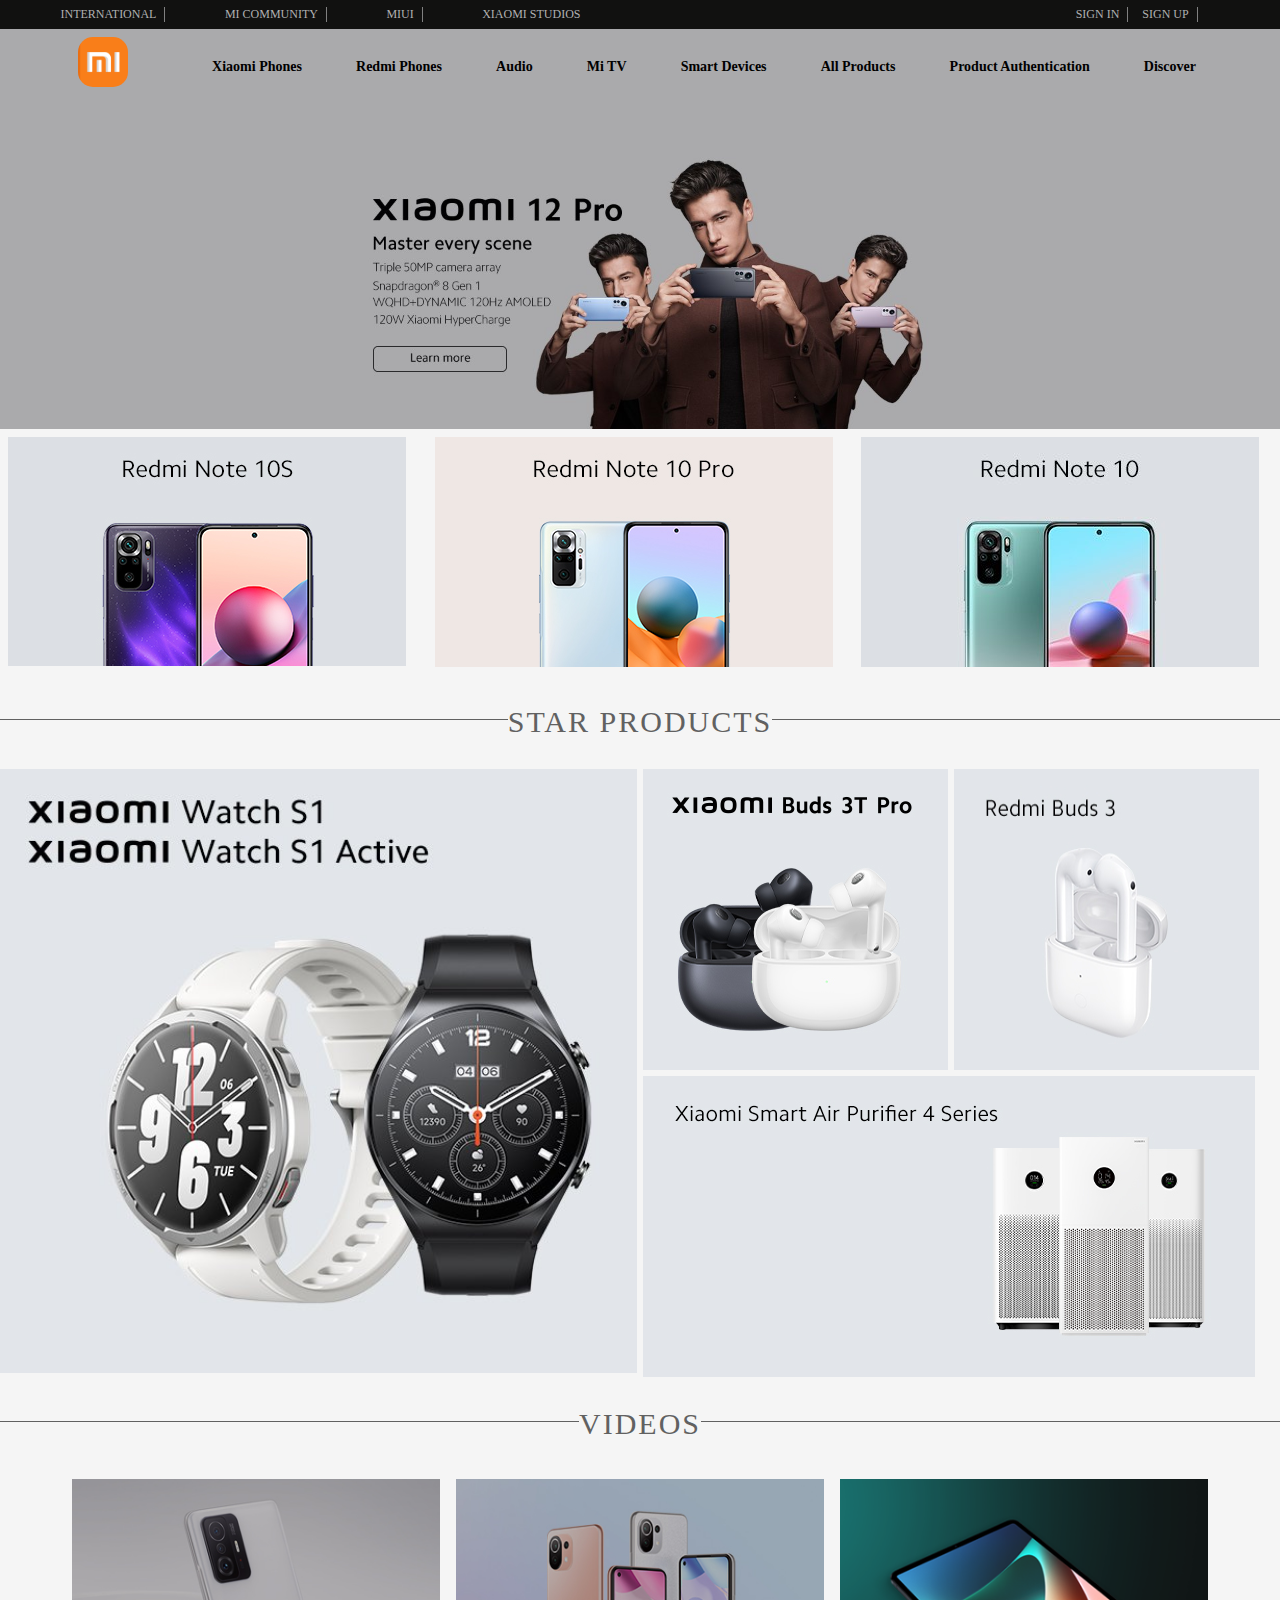
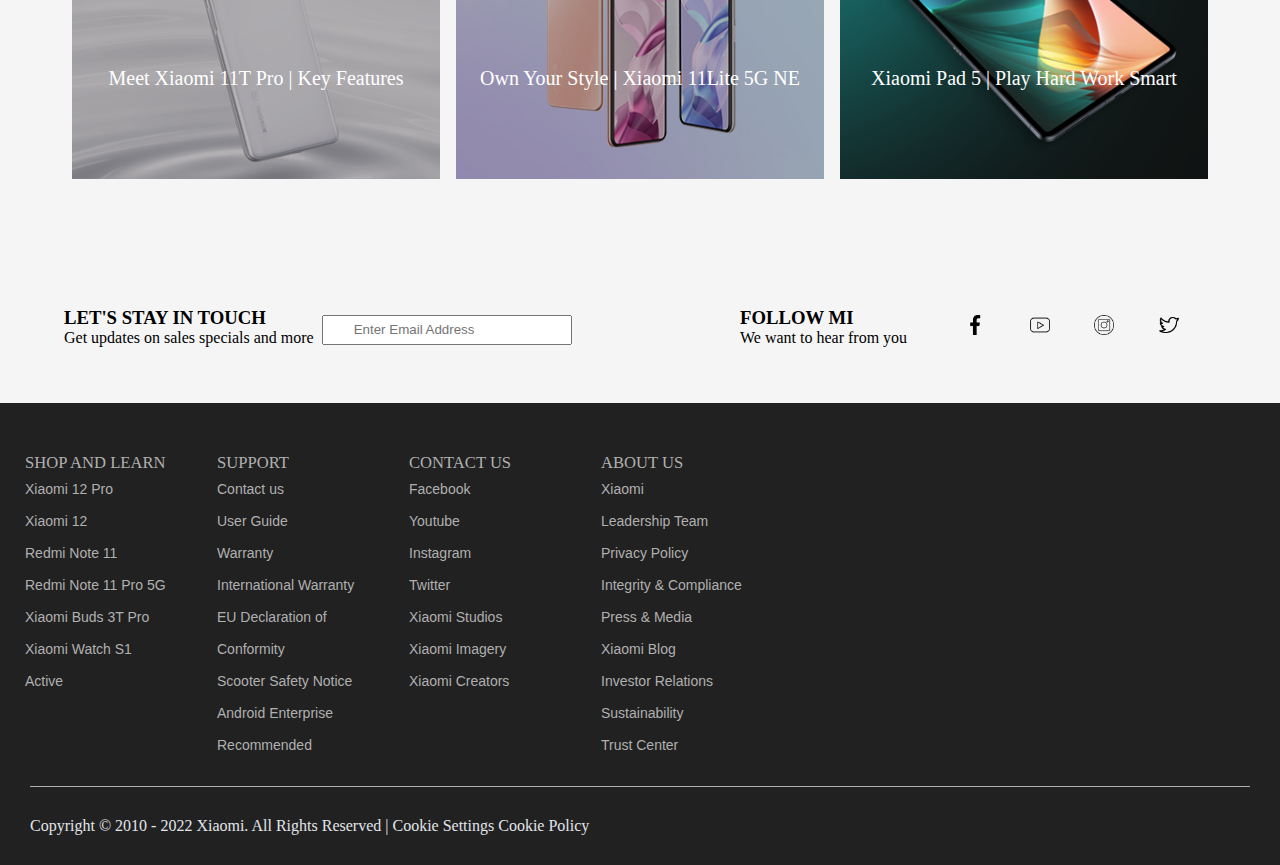
<file: index.html>
<!DOCTYPE html>
    <head>
        <title>Xiaomi Global | Official Website | Mi.com - Mi Global Home</title>
        <link rel="stylesheet" href="./CSS/style.css">
    </head>
<body>
    <nav class="navigation">
        <div class="section1">    
            <ul class="first-list">
                <div class="sign-in"><a href=""> <li>INTERNATIONAL </li></a></div>
                <div class="sign-in"><a href=""> <li>MI COMMUNITY</li></a></div>
                <div class="sign-in"><a href=""> <li>MIUI</li></a></div>
                <div class="sign-in diff"><a href=""> <li>XIAOMI STUDIOS</li></a></div>
            </ul>    
        </div>   
        <div class="section2">    
            <ul class="second-list">
              <a href=""> <div class="sign-in"> <li>SIGN IN</li></div></a>
              <a href=""> <div class="sign-in"><li>SIGN UP</li></div></a>
            </ul>    
        </div>  

    </nav>
<nav class="navigation2">
    <div class="banner-logo">
        <img src="./Images/xiaomi.png" alt="Logo" class="logo">
    </div>
    <div class="banner-text" >
        <ul class="banner-links">
            <a href="" class="nav2link"><li>Xiaomi Phones</li></a>
            <a href="" class="nav2link"><li>Redmi Phones</li></a>
            <a href="" class="nav2link"><li>Audio</li></a>
            <a href="" class="nav2link"><li>Mi TV</li></a>
            <a href="" class="nav2link"><li>Smart Devices</li></a>
            <a href="" class="nav2link"><li>All Products</li></a>
            <a href="" class="nav2link"><li>Product Authentication</li></a>
            <a href="" class="nav2link"><li>Discover</li></a>
           
                   
        </ul>
    </div>
    

</nav>


<div class="models">
    <div class="note-10s notes">
        <img src="./Images/purplecolor.jpg" alt="">
    </div>
    <div class="note-10-pro notes">
        <img src="./Images/RN-10pro-small-banner-new.jpg" alt="">
    </div>
    <div class="note-10 notes">
        <img src="./Images/RN-10-small-banner-new.jpg" alt="">
    </div>
</div>

<div class="star">
    <span class="horizontal-line"></span>    
    <h2 class="star-heading">STAR PRODUCTS</h2>
    <span class="horizontal-line"></span>
</div>

<div class="watch-bud-section">
    <div class="watch-section">
        <img src="./Images/watch-s1-s1active.jpg" alt="Watch Logo" class="watch-logo">
    </div>
    <div class="buds-section">
        
        <div class="buds-3t">
            <img src="./Images/buds-3t-pro.jpg" alt="" class="buds-3t-img">
        </div>
        <div class="redmi-buds"></div>
            <img src="./Images/Redmi-Buds-3.jpg" alt="" class="redmi-buds-img">
        <div class="purifier">
            <img src="./Images/StarPro4-Purifier-4Series.jpg" alt="" class="p">
        </div>
    </div>
</div>

<div class="star">
    <span class="horizontal-line"></span>    
    <h2 class="star-heading"> VIDEOS </h2>
    <span class="horizontal-line"></span>
</div>
    
<div class="phone-tab">
    <div class="X11t phone">
        <p class="bottom-text">Meet Xiaomi 11T Pro | Key Features</p>
    </div>
    <div class="lite5 phone">
        <p class="bottom-text">Own Your Style | Xiaomi 11Lite 5G NE</p>
    </div>
    <div class="pad5 phone">
        <p class="bottom-text">Xiaomi Pad 5 | Play Hard Work Smart</p>
    </div>
</div>

<div class="before-footer">
    <div class="stay-in-touch">
        
        <div>
            <h3>LET'S STAY IN TOUCH</h3>
            <P>Get updates on sales specials and more</P>
        </div>
        <div>
            <input type="text" placeholder="Enter Email Address" class="input">
        </div>
    </div>
    <div class="follow">
        <div class="follow-text">  
            <h3>FOLLOW MI</h3>
            <P>We want to hear from you</P>
        </div>
        <div class="images">
            <img src="./Images/facebook.png" alt="" class="icon">
            <img src="./Images/youtube.png" alt="" class="icon">
            <img src="./Images/instagram.png" alt="" class="icon">
            <img src="./Images/twitter.png" alt="" class="icon">
        </div>
    </div>
    
</div>

<div class="footer">
    <div class="foot shop">
        <H5>SHOP AND LEARN</H5>
        <ul >
            <a href=""class="foot-text"><li>Xiaomi 12 Pro</li></a>
            <a href=""class="foot-text"><li>Xiaomi 12</li></a>
            <a href=""class="foot-text"><li>Redmi Note 11</li></a>
            <a href=""class="foot-text"><li>Redmi Note 11 Pro 5G</li></a>
            <a href=""class="foot-text"><li>Xiaomi Buds 3T Pro</li></a>
            <a href=""class="foot-text"><li>Xiaomi Watch S1 Active</li></a>
        </ul>
    </div>
    <div class="foot support">
        <H5>SUPPORT</H5>
        <ul>
            <a href=""class="foot-text"><li>Contact us</li></a>
            <a href=""class="foot-text"><li>User Guide</li></a>
            <a href=""class="foot-text"><li>Warranty</li></a>
            <a href=""class="foot-text"><li>International Warranty</li></a>
            <a href=""class="foot-text"><li>EU Declaration of Conformity</li></a>
            <a href=""class="foot-text"><li>Scooter Safety Notice</li></a>
            <a href=""class="foot-text"><li>Android Enterprise</li></a>
            <a href=""class="foot-text"><li>Recommended</li></a>
        </ul>
    </div>
    <div class="foot contact">
        <H5>CONTACT US</H5>
        <a href=""class="foot-text"><li>Facebook</li></a>
        <a href=""class="foot-text"><li>Youtube</li></a>
        <a href=""class="foot-text"><li>Instagram</li></a>
        <a href=""class="foot-text"><li>Twitter</li></a>
        <a href=""class="foot-text"><li>Xiaomi Studios</li></a>
        <a href=""class="foot-text"><li>Xiaomi Imagery</li></a>
        <a href=""class="foot-text"><li>Xiaomi Creators</li></a>
    </div>
    <div class="foot about">
        <H5>ABOUT US</H5>
        <a href=""class="foot-text"><li>Xiaomi</li></a>
        <a href=""class="foot-text"><li></li></a>
        <a href=""class="foot-text"><li></li>Leadership Team</a>
        <a href=""class="foot-text"><li>Privacy Policy</li></a>
        <a href=""class="foot-text"><li>Integrity & Compliance</li></a>
        <a href=""class="foot-text"><li>Press & Media</li></a>
        <a href=""class="foot-text"><li>Xiaomi Blog</li></a>
        <a href=""class="foot-text"><li> Investor Relations</li></a>
        <a href=""class="foot-text"><li>Sustainability</li></a>
        <a href=""class="foot-text"><li>Trust Center</li></a>

    </div>
    <div class="empty">
        
    </div>
    
</div>
<div class="hr">

</div>
<div class="copyright">
    <p class="copy-text">Copyright &copy; 2010 - 2022 Xiaomi. All Rights Reserved | Cookie Settings Cookie Policy</p>
</div>


</body>
</html>
</file>
<file: CSS/style.css>
*{
    margin: 0; 
    padding: 0;
    box-sizing: border-box
}
body{
    background-color: #F5F5F5;
}
ul{
  list-style-type: none; 
}
.navigation{
    display: flex; 
    width: 100%; 
    background-color: #111110; 
    padding: 7px;
}
.section1{
 width: 50%;
}
.first-list{
    display: flex; 
    justify-content: space-evenly;
}
.section2{
    width: 45%; 
   }
   .second-list{
       display: flex; 
       justify-content: flex-end; 
       margin-right: 6px;
   }
   
  a{
      text-decoration: none; color: #b0b0b0; font-size: 12px; list-style-type: none;
  }
   .sign-in{
margin-right: 6px; border-right: 1px grey solid; padding: 0px 8px; 
}
.diff{
    border-right: none;
}
.navigation2{ 
    background-image: url(../Images/banner-en.jpg);
background-size: cover;
    display: flex;
    width: 100%; 
}
.banner-logo{ 
    width: 10%;
    display: flex;
    align-items: flex-start;
    justify-content: flex-end;
}

.logo{ 
    width: 50px;
    height: 50px;
    border-radius: 30%;
    margin-top: 8px;

}
.banner-text{
    width: 90%;

}
.banner-links{

height: 400px;
display: flex; 
padding: 30px;
justify-content: space-evenly;

}
.nav2link{
    text-decoration: none; 
    color: black;
    font-size: 14px;
    font-weight: 900;
}

.models{
    display: flex; 
    padding-bottom: 60px;
}

.notes{
    width: 33.33%; 
    height: 200px;
    margin: 8px;
}
.star{
    display: flex;  letter-spacing: 2px;  
}
.horizontal-line{
    width: 100%; 
    height: 1px; 
    background-color: #616161; 
    margin-top: 14px;
}

.star-heading{ 
    font-size: 30px;
    font-weight: 300;
    color: #616161;
    text-transform: uppercase;
    flex-shrink: 0;
}
.watch-bud-section{display: flex; width: 100%;
    padding-bottom: 30px;
    padding-top: 30px; }
.watch-section{width: 50%;margin-right: 6px;}
.watch-logo{width: 100%; }
.buds-section{width: 50%; display: flex; flex-wrap: wrap; }
.buds-3t{margin-right: 6px;background-color: #E2E5EA; }
.buds-3t-img{ width: 100%; }
.redmi-buds{}
.redmi-buds-img{}
.purifier{margin-top: 6px;background-color: #E2E5EA;}
.p{width: 100%;}

.X11t{
background-image: url(../Images/11tprovideo.jpg);
}
.lite5{
background-image: url(../Images/lite5gnevideo.jpg);
}
.pad5{
background-image: url(../Images/Pad_5_video.png);
}
.phone{ display: flex;
    justify-content: center; 
    align-items: center; 
    height: 300px;
    background-repeat: no-repeat;
    width: 33.33%;
    background-size: cover;
    margin: 8px;
}
.phone-tab{
    display: flex; 
   width: 90%;
   margin: auto; 
   padding-top: 30px; 
   margin-bottom: 120px;
}
.bottom-text{display: flex; 
    color: white; 
    font-size: 20px;
    padding-top: 100px;
}
.before-footer{
width: 90%;
margin: auto;
margin-bottom: 50px;
display: flex;
}
    .stay-in-touch{
        display: flex;
        width: 50%;
    }
    .follow{
      display: flex;
        width: 50%;     
    }
    .follow-text{
     padding-left: 100px;   
    width: 50%;
    }
    .images{
       display: flex;
       justify-content: space-evenly;
        width: 50%;
    }
    .icon{
        width: 20px;
        height: 20px;
        margin: 8px;
    }
    .input{
    margin: 8px;
    padding-left: 30px;
    width: 250px;
    height: 30px;
    }
.footer{
display: flex;
width: 100%;
margin: auto;

font-weight: 50;

}
    .foot{
        width: 15% ;
        padding: 0px;
        background-color: #212121;
        color: #B0B0B0;
        font-size: 20px;
        padding: 25px;
        padding-top: 50px;
    }
   
    .empty{
        width: 40%;
        
        background-color: #212121;
    }
    .foot-text{
        font-size: 14px;
        color:#B0B0B0 ;
        line-height: 32px;
        font-family: ProximaNova, Arial,Sans-serif;
    }
    h5{
        font-weight: 1;
    }
    .hr{
       
        height: 1px;
        background-color: #B0B0B0 ;
        margin: auto; 
        border-left: solid 30px #212121;
        border-right: solid 30px #212121;        
    }
.copyright{
    width: 100%;
    background-color:#212121; 
    color: #B0B0B0 ;
}
.copy-text{
    width: 80%;
    padding: 30px;
    color: #E2E5EA;
}
</file>
